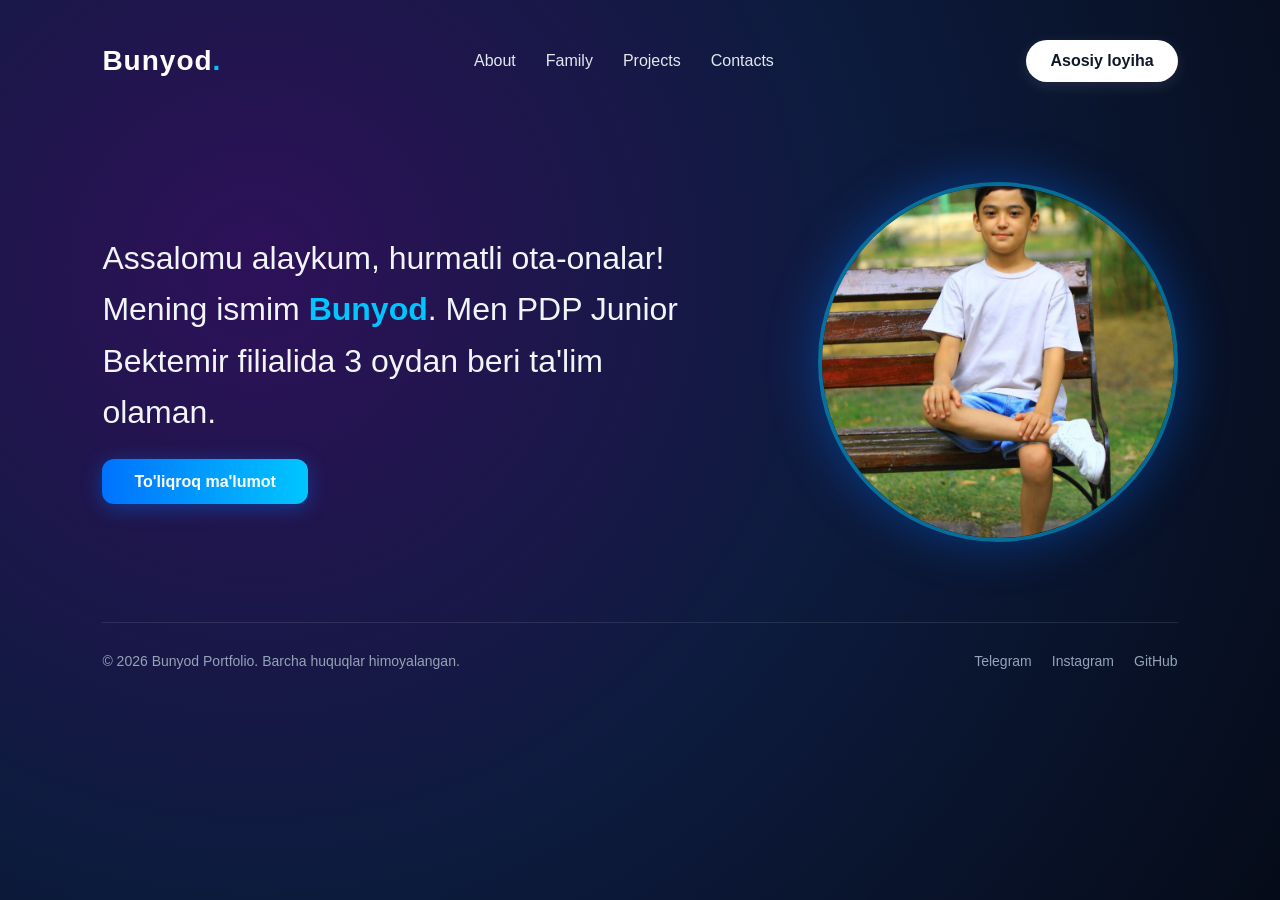
<file: index.html>
<!DOCTYPE html>
<html lang="uz">
<head>
    <meta charset="UTF-8">
    <meta name="viewport" content="width=device-width, initial-scale=1.0">
    <title>Bunyod - Portfolio</title>
    <link rel="stylesheet" href="style.css">
</head>
<body>

    <!-- Header qismi -->
    <header class="header">
        <div class="logo">Bunyod<span>.</span></div>
        <nav class="nav">
            <a href="About.html">About</a>
            <a href="Family.html">Family</a>
            <a href="projects.html">Projects</a>
            <a href="contacts.html">Contacts</a>
        </nav>
        <a target="_blank" href="https://shimmering-khapse-465414.netlify.app/" class="main-project-btn">Asosiy loyiha</a>
    </header>

    <!-- Asosiy Hero qism -->
    <main class="hero">
        <div class="hero-text">
            <h1>Assalomu alaykum, hurmatli ota-onalar! Mening ismim <span>Bunyod</span>. Men PDP Junior Bektemir filialida 3 oydan beri ta'lim olaman.</h1>
            <a href="About.html" class="info-btn">To'liqroq ma'lumot</a>
        </div>
        <div class="hero-image">
            <img src="images/Bunyod.png" alt="Bunyodning rasmi">
        </div>
    </main>

    <!-- Footer qismi -->
    <footer class="footer">
        <div class="footer-content">
            <p>&copy; 2026 Bunyod Portfolio. Barcha huquqlar himoyalangan.</p>
            <div class="socials">
                <a href="#">Telegram</a>
                <a href="#">Instagram</a>
                <a href="#">GitHub</a>
            </div>
        </div>
    </footer>

</body>
</html>
</file>
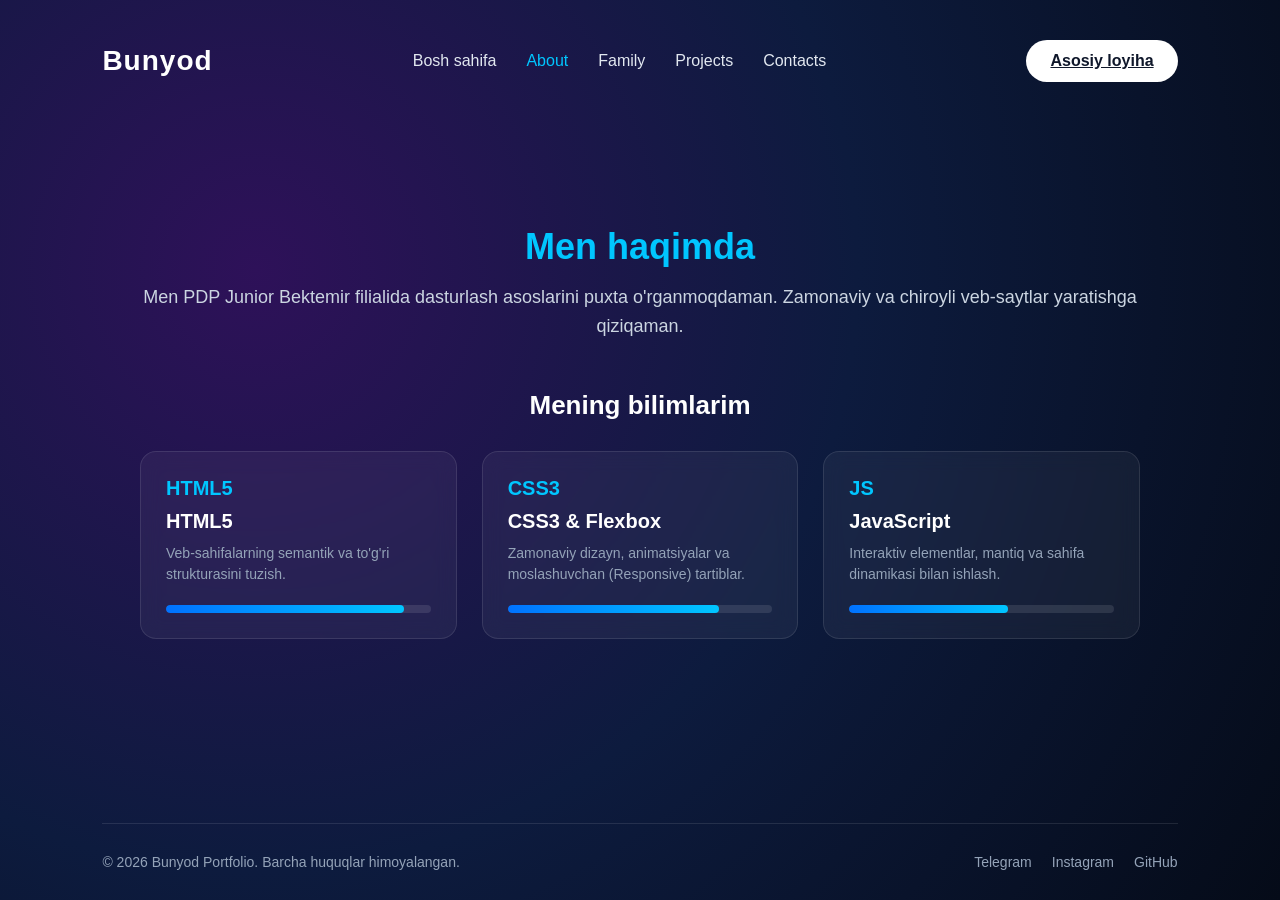
<file: About.html>
<!doctype html>
<html lang="uz">
  <head>
    <meta charset="UTF-8" />
    <meta name="viewport" content="width=device-width, initial-scale=1.0" />
    <title>Bunyod - Men Haqimda</title>
    <link rel="stylesheet" href="about.css" />
  </head>
  <body>
    <!-- Header qismi -->
    <header class="header">
      <div class="logo">Bunyod<span></span></div>
      <nav class="nav">
        <a href="index.html">Bosh sahifa</a>
        <a href="about.html" class="active">About</a>
        <a href="Family.html">Family</a>
        <a href="projects.html">Projects</a>
        <a href="#">Contacts</a>
      </nav>
      <a
        target="_blank"
        href="https://shimmering-khapse-465414.netlify.app/"
        class="main-project-btn"
        >Asosiy loyiha</a
      >
    </header>

    <!-- Asosiy Mazmun -->
    <main class="about-container">
      <section class="about-intro">
        <h1>Men haqimda</h1>
        <p>
          Men PDP Junior Bektemir filialida dasturlash asoslarini puxta
          o'rganmoqdaman. Zamonaviy va chiroyli veb-saytlar yaratishga
          qiziqaman.
        </p>
      </section>

      <!-- Bilimlar va ko'nikmalar qismi -->
      <section class="skills-section">
        <h2>Mening bilimlarim</h2>

        <div class="skills-grid">
          <div class="skill-card">
            <div class="skill-icon">HTML5</div>
            <h3>HTML5</h3>
            <p>Veb-sahifalarning semantik va to'g'ri strukturasini tuzish.</p>
            <div class="progress-bar">
              <div class="progress html-bar"></div>
            </div>
          </div>

          <div class="skill-card">
            <div class="skill-icon">CSS3</div>
            <h3>CSS3 & Flexbox</h3>
            <p>
              Zamonaviy dizayn, animatsiyalar va moslashuvchan (Responsive)
              tartiblar.
            </p>
            <div class="progress-bar">
              <div class="progress css-bar"></div>
            </div>
          </div>

          <div class="skill-card">
            <div class="skill-icon">JS</div>
            <h3>JavaScript</h3>
            <p>
              Interaktiv elementlar, mantiq va sahifa dinamikasi bilan ishlash.
            </p>
            <div class="progress-bar">
              <div class="progress js-bar"></div>
            </div>
          </div>
        </div>
      </section>
    </main>

    <!-- Footer qismi -->
    <footer class="footer">
      <div class="footer-content">
        <p>&copy; 2026 Bunyod Portfolio. Barcha huquqlar himoyalangan.</p>
        <div class="socials">
          <a href="#">Telegram</a>
          <a href="#">Instagram</a>
          <a href="#">GitHub</a>
        </div>
      </div>
    </footer>
  </body>
</html>
</file>
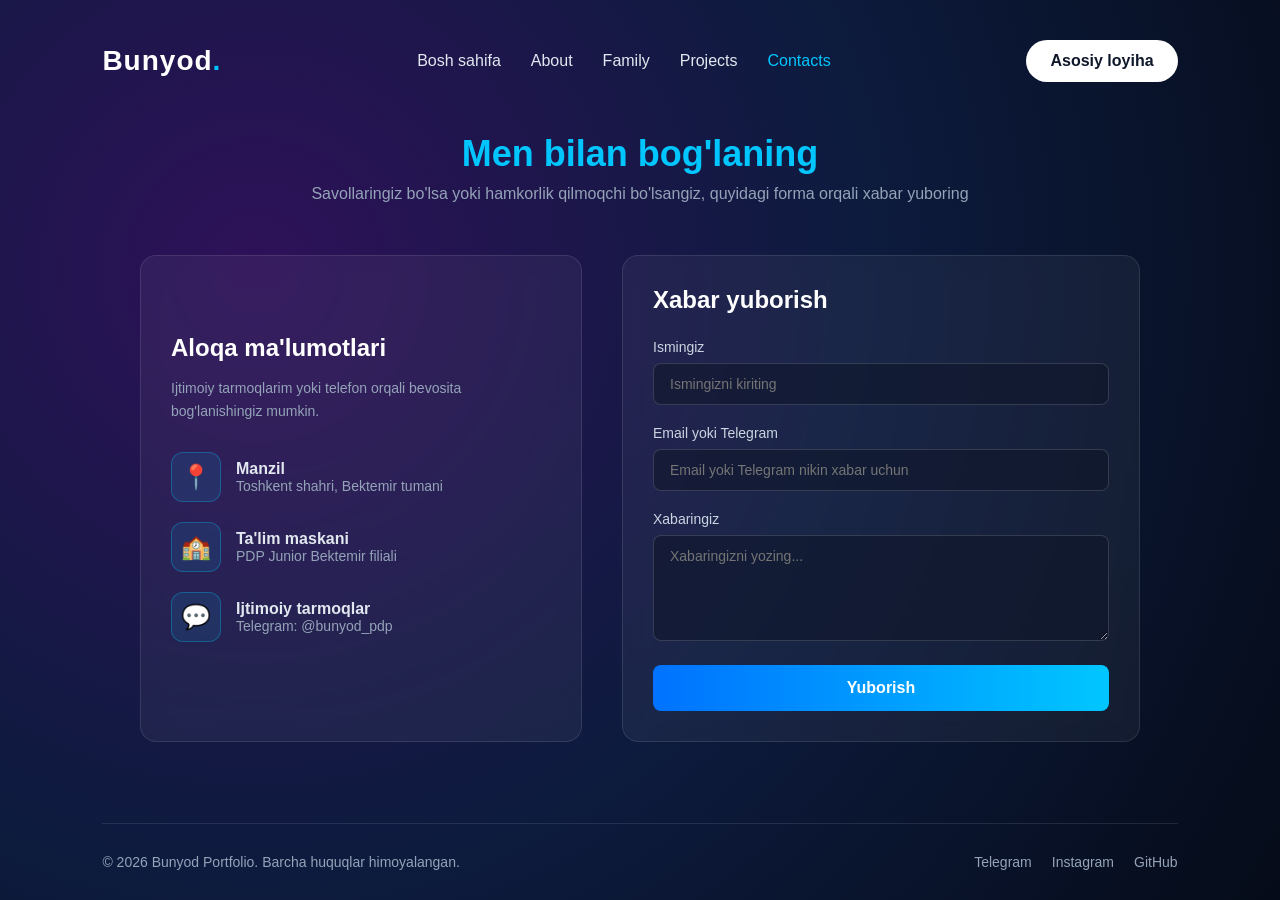
<file: contacts.html>
<!DOCTYPE html>
<html lang="uz">
<head>
    <meta charset="UTF-8">
    <meta name="viewport" content="width=device-width, initial-scale=1.0">
    <title>Bunyod - Aloqa</title>
    <link rel="stylesheet" href="contacts.css">
</head>
<body>

    <!-- Header qismi -->
    <header class="header">
        <div class="logo">Bunyod<span>.</span></div>
        <nav class="nav">
            <a href="index.html">Bosh sahifa</a>
            <a href="About.html">About</a>
            <a href="Family.html">Family</a>
            <a href="projects.html">Projects</a>
            <a href="contacts.html" class="active">Contacts</a>
        </nav>
         <a target="_blank" href="https://shimmering-khapse-465414.netlify.app/" class="main-project-btn">Asosiy loyiha</a>
    </header>

    <!-- Sarlavha bo'limi -->
    <section class="page-title">
        <h1>Men bilan bog'laning</h1>
        <p>Savollaringiz bo'lsa yoki hamkorlik qilmoqchi bo'lsangiz, quyidagi forma orqali xabar yuboring</p>
    </section>

    <!-- Asosiy kontaktlar konteyneri -->
    <main class="contact-container">

        <!-- Aloqa ma'lumotlari -->
        <div class="contact-info">
            <h2>Aloqa ma'lumotlari</h2>
            <p>Ijtimoiy tarmoqlarim yoki telefon orqali bevosita bog'lanishingiz mumkin.</p>

            <div class="info-item">
                <div class="info-icon">📍</div>
                <div>
                    <h4>Manzil</h4>
                    <p>Toshkent shahri, Bektemir tumani</p>
                </div>
            </div>

            <div class="info-item">
                <div class="info-icon">🏫</div>
                <div>
                    <h4>Ta'lim maskani</h4>
                    <p>PDP Junior Bektemir filiali</p>
                </div>
            </div>

            <div class="info-item">
                <div class="info-icon">💬</div>
                <div>
                    <h4>Ijtimoiy tarmoqlar</h4>
                    <p>Telegram: @bunyod_pdp</p>
                </div>
            </div>
        </div>

        <!-- Xabar yuborish formasi -->
        <form class="contact-form">
            <h2>Xabar yuborish</h2>
            
            <div class="input-group">
                <label for="name">Ismingiz</label>
                <input type="text" id="name" placeholder="Ismingizni kiriting" required>
            </div>

            <div class="input-group">
                <label for="email">Email yoki Telegram</label>
                <input type="text" id="email" placeholder="Email yoki Telegram nikin xabar uchun" required>
            </div>

            <div class="input-group">
                <label for="message">Xabaringiz</label>
                <textarea id="message" rows="5" placeholder="Xabaringizni yozing..." required></textarea>
            </div>

            <button type="submit" class="submit-btn">Yuborish</button>
        </form>

    </main>

    <!-- Footer qismi -->
    <footer class="footer">
        <div class="footer-content">
            <p>&copy; 2026 Bunyod Portfolio. Barcha huquqlar himoyalangan.</p>
            <div class="socials">
                <a href="#">Telegram</a>
                <a href="#">Instagram</a>
                <a href="#">GitHub</a>
            </div>
        </div>
    </footer>

</body>
</html>
</file>
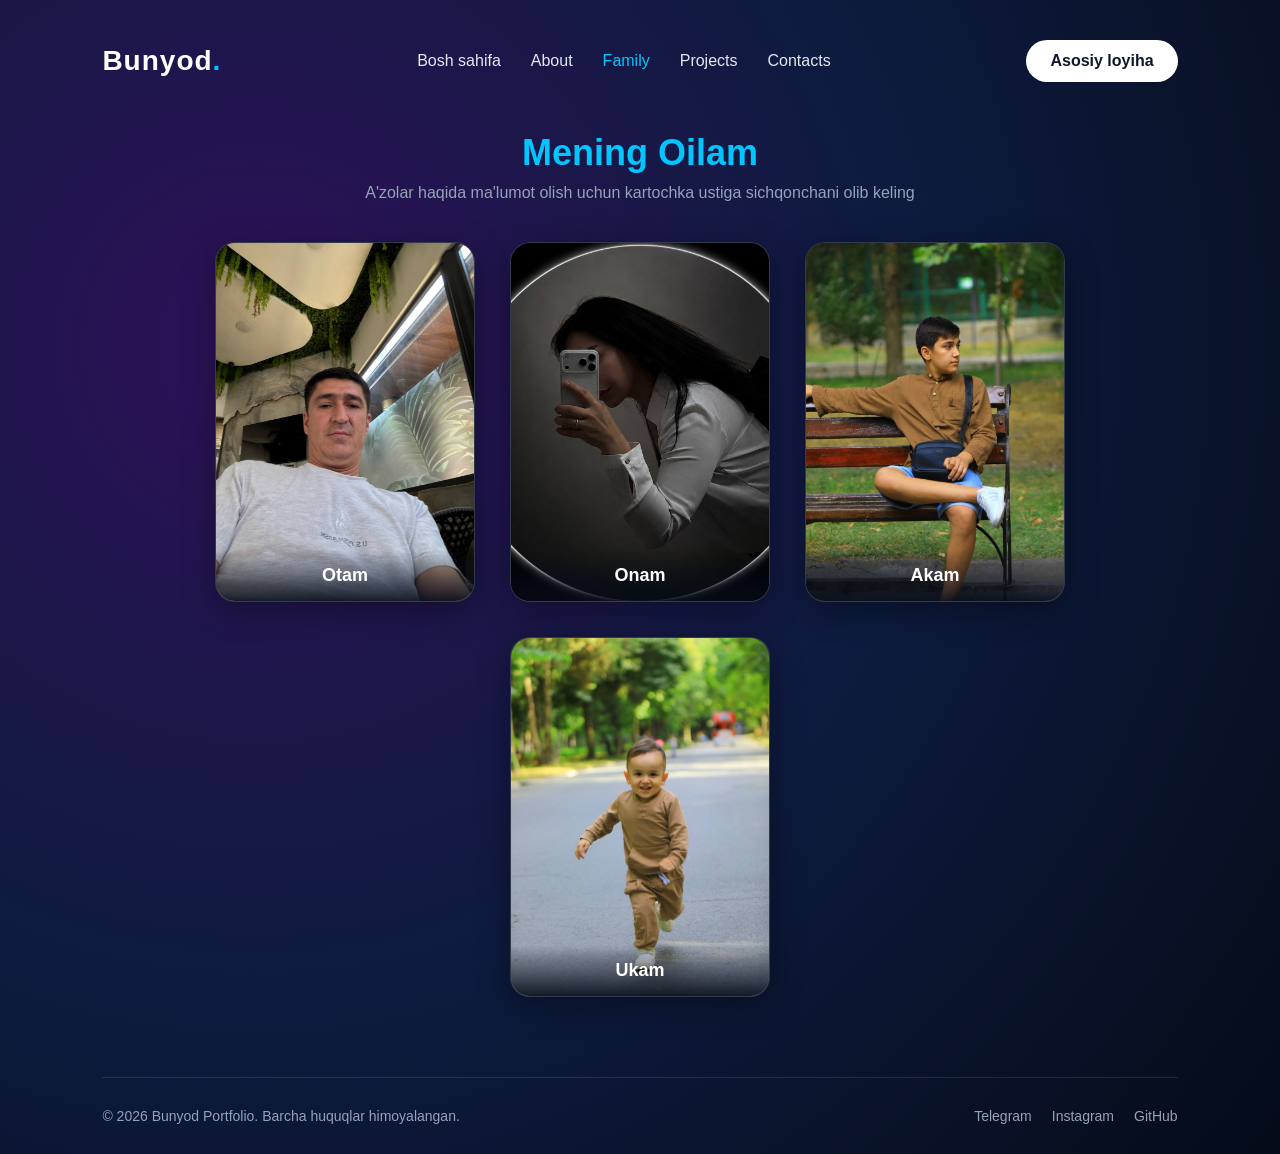
<file: Family.html>
<!DOCTYPE html>
<html lang="uz">
<head>
    <meta charset="UTF-8">
    <meta name="viewport" content="width=device-width, initial-scale=1.0">
    <title>Bunyod - Oilam</title>
    <link rel="stylesheet" href="family.css">
</head>
<body>

    <!-- Header qismi -->
    <header class="header">
        <div class="logo">Bunyod<span>.</span></div>
        <nav class="nav">
            <a href="index.html">Bosh sahifa</a>
            <a href="About.html">About</a>
            <a href="Family.html" class="active">Family</a>
            <a href="projects.html">Projects</a>
            <a href="contacts.html">Contacts</a>
        </nav>
         <a target="_blank" href="https://shimmering-khapse-465414.netlify.app/" class="main-project-btn">Asosiy loyiha</a>
    </header>

    <!-- Sarlavha qismi -->
    <section class="page-title">
        <h1>Mening Oilam</h1>
        <p>A'zolar haqida ma'lumot olish uchun kartochka ustiga sichqonchani olib keling</p>
    </section>

    <!-- Kartochkalar konteyneri -->
    <main class="container">

        <!-- Otam -->
        <div class="card">
            <div class="card-inner">
                <div class="card-front">
                    <img class="img" src="images/Adam.png" alt="Otam Boxodir">
                    <span class="card-label">Otam</span>
                </div>
                <div class="card-back">
                    <h2>Boxodir</h2>
                    <span class="age">41 yosh</span>
                    <p>Otam biznesmenlar va biz uchun har doim o'rnak bo'lib keladilar.</p>
                </div>
            </div>
        </div>

        <!-- Onam -->
        <div class="card">
            <div class="card-inner">
                <div class="card-front">
                    <img class="img" src="images/Onam.png" alt="Onam Feruza">
                    <span class="card-label">Onam</span>
                </div>
                <div class="card-back">
                    <h2>Feruza</h2>
                    <span class="age">36 yosh</span>
                    <p>Onam mehribon va oilamizning ko'rki.</p>
                </div>
            </div>
        </div>

        <!-- Akam -->
        <div class="card">
            <div class="card-inner">
                <div class="card-front">
                    <img class="img" src="images/Akam.png" alt="Akam Bexruz">
                    <span class="card-label">Akam</span>
                </div>
                <div class="card-back">
                    <h2>Bexruz</h2>
                    <span class="age">15 yosh</span>
                    <p>Bo'sh vaqtlarida ingliz tili bilan shug'ullanadilar va sportga boradilar.</p>
                </div>
            </div>
        </div>

        <!-- Ukam -->
        <div class="card">
            <div class="card-inner">
                <div class="card-front">
                    <img class="img" src="images/Ukam.png" alt="Ukam Muhammad Yusuf">
                    <span class="card-label">Ukam</span>
                </div>
                <div class="card-back">
                    <h2>Muhammad Yusuf</h2>
                    <span class="age">3 yosh</span>
                    <p>Juda ham aqlli, sho'x va quvnoq ukam.</p>
                </div>
            </div>
        </div>

    </main>

    <!-- Footer qismi -->
    <footer class="footer">
        <div class="footer-content">
            <p>&copy; 2026 Bunyod Portfolio. Barcha huquqlar himoyalangan.</p>
            <div class="socials">
                <a href="#">Telegram</a>
                <a href="#">Instagram</a>
                <a href="#">GitHub</a>
            </div>
        </div>
    </footer>

</body>
</html>
</file>
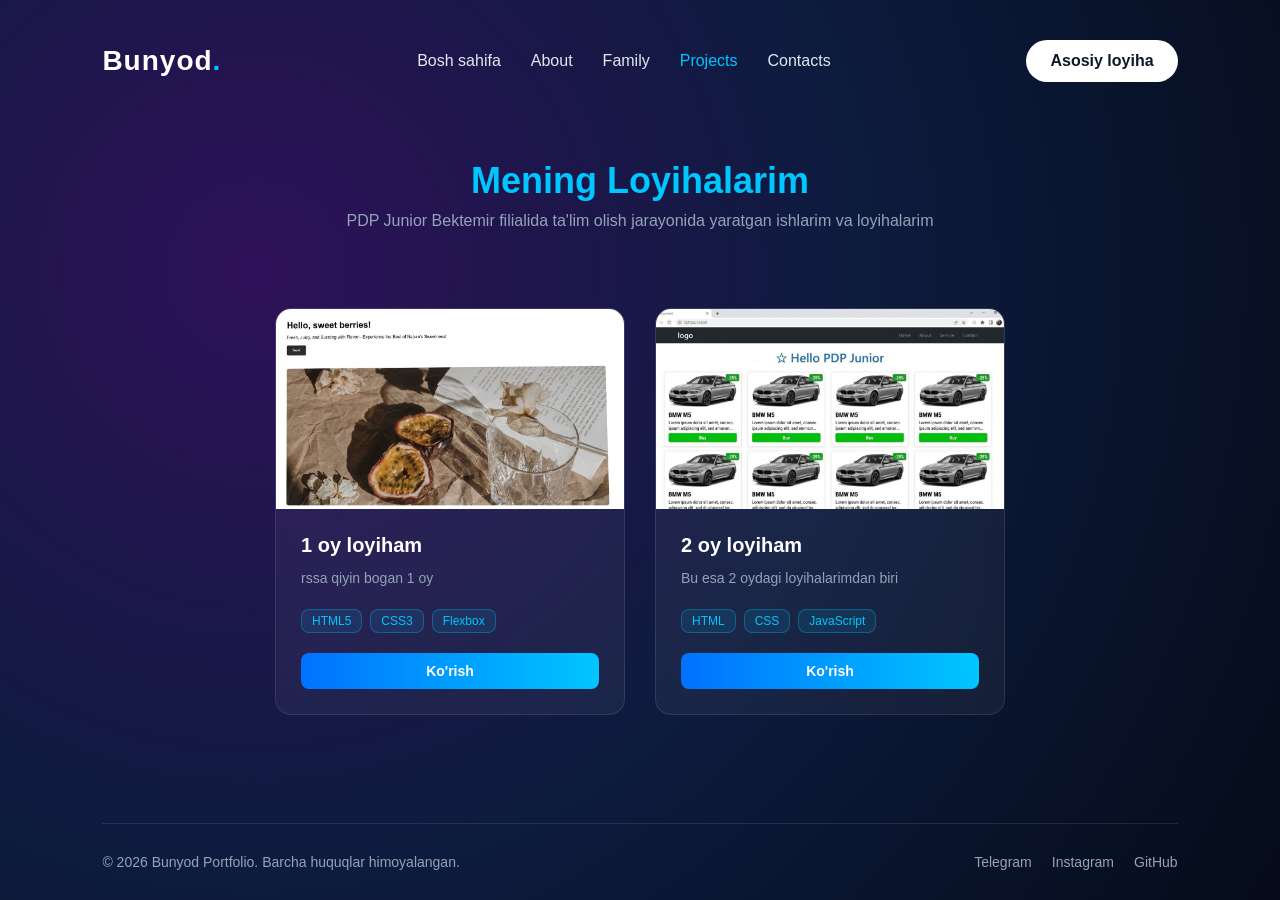
<file: projects.html>
<!DOCTYPE html>
<html lang="uz">
<head>
    <meta charset="UTF-8">
    <meta name="viewport" content="width=device-width, initial-scale=1.0">
    <title>Bunyod - Loyihalarim</title>
    <link rel="stylesheet" href="projects.css">
</head>
<body>

    <!-- Header qismi -->
    <header class="header">
        <div class="logo">Bunyod<span>.</span></div>
        <nav class="nav">
            <a href="index.html">Bosh sahifa</a>
            <a href="About.html">About</a>
            <a href="Family.html">Family</a>
            <a href="projects.html" class="active">Projects</a>
            <a href="contacts.html">Contacts</a>
        </nav>
         <a target="_blank" href="https://shimmering-khapse-465414.netlify.app/ " class="main-project-btn">Asosiy loyiha</a>
    </header>

    <!-- Sarlavha bo'limi -->
    <section class="page-title">
        <h1>Mening Loyihalarim</h1>
        <p>PDP Junior Bektemir filialida ta'lim olish jarayonida yaratgan ishlarim va loyihalarim</p>
    </section>

    <!-- Loyihalar to'plami -->
    <main class="projects-container">

        <!-- 1-Loyiha -->
        <article class="project-card">
            <div class="project-image">
                <img src="images/1.png" alt="Portfolio loyihasi">
            </div>
            <div class="project-info">
                <h3>1 oy loyiham</h3>
                <p>rssa qiyin bogan 1 oy</p>
                <div class="tech-tags">
                    <span>HTML5</span>
                    <span>CSS3</span>
                    <span>Flexbox</span>
                </div>
                <a href="#" class="project-btn">Ko'rish</a>
            </div>
        </article>

        <!-- 2-Loyiha -->
        <article class="project-card">
            <div class="project-image">
                <img src="images/2.png" alt="Kalkulyator loyihasi">
            </div>
            <div class="project-info">
                <h3>2 oy loyiham</h3>
                <p>Bu esa 2 oydagi loyihalarimdan biri </p>
                <div class="tech-tags">
                    <span>HTML</span>
                    <span>CSS</span>
                    <span>JavaScript</span>
                </div>
                <a href="#" class="project-btn">Ko'rish</a>
            </div>
        </article>

   

    </main>

    <!-- Footer qismi -->
    <footer class="footer">
        <div class="footer-content">
            <p>&copy; 2026 Bunyod Portfolio. Barcha huquqlar himoyalangan.</p>
            <div class="socials">
                <a href="#">Telegram</a>
                <a href="#">Instagram</a>
                <a href="#">GitHub</a>
            </div>
        </div>
    </footer>

</body>
</html>
</file>
<file: style.css>
/* Umumiy sozlamalar */
* {
  margin: 0;
  padding: 0;
  box-sizing: border-box;
  font-family: "Segoe UI", Tahoma, Geneva, Verdana, sans-serif;
}

body {
  background: radial-gradient(
    circle at 20% 30%,
    #2e1159 0%,
    #0d1b3e 50%,
    #050b18 100%
  );
  color: #ffffff;
  min-height: 100vh;
  padding: 20px 8%;
  overflow-x: hidden;
}

/* Header dizayni */
.header {
  display: flex;
  justify-content: space-between;
  align-items: center;
  padding: 20px 0;
}

.logo {
  font-size: 28px;
  font-weight: 700;
  letter-spacing: 1px;
}

.logo span {
  color: #00c6ff;
}

.nav {
  display: flex;
  gap: 30px;
}

.nav a {
  color: #e2e8f0;
  text-decoration: none;
  font-size: 16px;
  font-weight: 500;
  position: relative;
  transition: color 0.3s ease;
}

.nav a::after {
  content: "";
  position: absolute;
  width: 0;
  height: 2px;
  bottom: -4px;
  left: 0;
  background-color: #00c6ff;
  transition: width 0.3s ease;
}

.nav a:hover {
  color: #00c6ff;
}

.nav a:hover::after {
  width: 100%;
}

.main-project-btn {
  text-decoration: none;
  background-color: #ffffff;
  color: #0f172a;
  border: none;
  padding: 12px 24px;
  border-radius: 25px;
  font-weight: 600;
  cursor: pointer;
  box-shadow: 0 4px 15px rgba(255, 255, 255, 0.1);
  transition: all 0.3s ease;
}

.main-project-btn:hover {
  background-color: #00c6ff;
  color: #ffffff;
  box-shadow: 0 4px 20px rgba(0, 198, 255, 0.4);
  transform: translateY(-2px);
}

/* Hero qism dizayni */
.hero {
  display: flex;
  justify-content: space-between;
  align-items: center;
  margin-top: 80px;
  gap: 50px;
}

.hero-text {
  max-width: 620px;
}

.hero-text h1 {
  font-size: 32px;
  line-height: 1.6;
  font-weight: 500;
  margin-bottom: 35px;
  color: #f1f5f9;
}

.hero-text h1 span {
  color: #00c6ff;
  font-weight: 700;
}

.info-btn {
  text-decoration: none;
  background: linear-gradient(90deg, #0072ff 0%, #00c6ff 100%);
  color: #ffffff;
  border: none;
  padding: 14px 32px;
  border-radius: 12px;
  font-size: 16px;
  font-weight: 600;
  cursor: pointer;
  box-shadow: 0 4px 20px rgba(0, 114, 255, 0.4);
  transition:
    transform 0.3s ease,
    box-shadow 0.3s ease;
}

.info-btn:hover {
  transform: translateY(-3px);
  box-shadow: 0 8px 25px rgba(0, 198, 255, 0.6);
}

/* Rasm qismi (Aylanma ramka va soyasi) */
.hero-image {
  width: 360px;
  height: 360px;
  border-radius: 50%;
  overflow: hidden;
  border: 4px solid rgba(0, 198, 255, 0.5);
  box-shadow:
    0 0 50px rgba(0, 114, 255, 0.4),
    inset 0 0 15px rgba(0, 0, 0, 0.3);
  flex-shrink: 0;
  transition:
    transform 0.4s ease,
    border-color 0.4s ease;
}

.hero-image:hover {
  transform: scale(1.03);
  border-color: rgba(0, 198, 255, 0.9);
}

.hero-image img {
  width: 100%;
  height: 100%;
  object-fit: cover;
}

/* Mobil va planshet qurilmalari uchun moslashuvchanlik */
@media (max-width: 900px) {
  .header {
    flex-direction: column;
    gap: 20px;
  }

  .hero {
    flex-direction: column-reverse;
    text-align: center;
    margin-top: 40px;
  }

  .hero-text h1 {
    font-size: 26px;
  }

  .hero-image {
    width: 280px;
    height: 280px;
  }
}

/* Footer dizayni */
.footer {
  margin-top: 80px;
  padding: 30px 0;
  border-top: 1px solid rgba(255, 255, 255, 0.1);
}

.footer-content {
  display: flex;
  justify-content: space-between;
  align-items: center;
  color: #94a3b8;
  font-size: 14px;
}

.socials {
  display: flex;
  gap: 20px;
}

.socials a {
  color: #94a3b8;
  text-decoration: none;
  transition: color 0.3s ease;
}

.socials a:hover {
  color: #00c6ff;
}
</file>
<file: about.css>
/* Umumiy sozlamalar */
* {
    margin: 0;
    padding: 0;
    box-sizing: border-box;
    font-family: 'Segoe UI', Tahoma, Geneva, Verdana, sans-serif;
}

body {
    background: radial-gradient(circle at 20% 30%, #2e1159 0%, #0d1b3e 50%, #050b18 100%);
    color: #ffffff;
    min-height: 100vh;
    padding: 20px 8% 0 8%;
    display: flex;
    flex-direction: column;
    justify-content: space-between;
}

/* Header dizayni */
.header {
    display: flex;
    justify-content: space-between;
    align-items: center;
    padding: 20px 0;
}

.logo {
    font-size: 28px;
    font-weight: 700;
    letter-spacing: 1px;
}

.logo span {
    color: #00c6ff;
}

.nav {
    display: flex;
    gap: 30px;
}

.nav a {
    color: #e2e8f0;
    text-decoration: none;
    font-size: 16px;
    font-weight: 500;
    position: relative;
    transition: color 0.3s ease;
}

.nav a.active, .nav a:hover {
    color: #00c6ff;
}

.main-project-btn {
    background-color: #ffffff;
    color: #0f172a;
    border: none;
    padding: 12px 24px;
    border-radius: 25px;
    font-weight: 600;
    cursor: pointer;
    transition: all 0.3s ease;
}

.main-project-btn:hover {
    background-color: #00c6ff;
    color: #ffffff;
    box-shadow: 0 4px 20px rgba(0, 198, 255, 0.4);
    transform: translateY(-2px);
}

/* About bo'limi */
.about-container {
    max-width: 1000px;
    margin: 40px auto;
    width: 100%;
}

.about-intro {
    text-align: center;
    margin-bottom: 50px;
}

.about-intro h1 {
    font-size: 36px;
    color: #00c6ff;
    margin-bottom: 15px;
}

.about-intro p {
    font-size: 18px;
    color: #cbd5e1;
    line-height: 1.6;
}

/* Bilimlar card lari */
.skills-section h2 {
    font-size: 26px;
    margin-bottom: 30px;
    text-align: center;
}

.skills-grid {
    display: grid;
    grid-template-columns: repeat(auto-fit, minmax(280px, 1fr));
    gap: 25px;
}

.skill-card {
    background: rgba(255, 255, 255, 0.05);
    border: 1px solid rgba(255, 255, 255, 0.1);
    backdrop-filter: blur(10px);
    border-radius: 16px;
    padding: 25px;
    transition: transform 0.3s ease, border-color 0.3s ease;
}

.skill-card:hover {
    transform: translateY(-5px);
    border-color: #00c6ff;
    box-shadow: 0 8px 25px rgba(0, 198, 255, 0.2);
}

.skill-icon {
    font-size: 20px;
    font-weight: bold;
    color: #00c6ff;
    margin-bottom: 10px;
}

.skill-card h3 {
    margin-bottom: 10px;
    font-size: 20px;
}

.skill-card p {
    font-size: 14px;
    color: #94a3b8;
    line-height: 1.5;
    margin-bottom: 20px;
}

/* Progress bar */
.progress-bar {
    width: 100%;
    height: 8px;
    background: rgba(255, 255, 255, 0.1);
    border-radius: 10px;
    overflow: hidden;
}

.progress {
    height: 100%;
    background: linear-gradient(90deg, #0072ff, #00c6ff);
    border-radius: 10px;
}

.html-bar { width: 90%; }
.css-bar { width: 80%; }
.js-bar { width: 60%; }

/* Footer qismi */
.footer {
    margin-top: 60px;
    padding: 30px 0;
    border-top: 1px solid rgba(255, 255, 255, 0.1);
}

.footer-content {
    display: flex;
    justify-content: space-between;
    align-items: center;
    color: #94a3b8;
    font-size: 14px;
}

.socials {
    display: flex;
    gap: 20px;
}

.socials a {
    color: #94a3b8;
    text-decoration: none;
    transition: color 0.3s ease;
}

.socials a:hover {
    color: #00c6ff;
}

/* Mobil moslashuvchanlik */
@media (max-width: 768px) {
    .header {
        flex-direction: column;
        gap: 15px;
    }
    .footer-content {
        flex-direction: column;
        gap: 15px;
        text-align: center;
    }
}
</file>
<file: contacts.css>
/* Umumiy sozlamalar */
* {
    margin: 0;
    padding: 0;
    box-sizing: border-box;
    font-family: 'Segoe UI', Tahoma, Geneva, Verdana, sans-serif;
}

body {
    background: radial-gradient(circle at 20% 30%, #2e1159 0%, #0d1b3e 50%, #050b18 100%);
    color: #ffffff;
    min-height: 100vh;
    padding: 20px 8% 0 8%;
    display: flex;
    flex-direction: column;
    justify-content: space-between;
}

/* Header dizayni */
.header {
    display: flex;
    justify-content: space-between;
    align-items: center;
    padding: 20px 0;
}

.logo {
    font-size: 28px;
    font-weight: 700;
    letter-spacing: 1px;
}

.logo span {
    color: #00c6ff;
}

.nav {
    display: flex;
    gap: 30px;
}

.nav a {
    color: #e2e8f0;
    text-decoration: none;
    font-size: 16px;
    font-weight: 500;
    position: relative;
    transition: color 0.3s ease;
}

.nav a.active, .nav a:hover {
    color: #00c6ff;
}

.main-project-btn {
    text-decoration: none;
    background-color: #ffffff;
    color: #0f172a;
    border: none;
    padding: 12px 24px;
    border-radius: 25px;
    font-weight: 600;
    cursor: pointer;
    transition: all 0.3s ease;
}

.main-project-btn:hover {
    background-color: #00c6ff;
    color: #ffffff;
    box-shadow: 0 4px 20px rgba(0, 198, 255, 0.4);
    transform: translateY(-2px);
}

/* Sarlavha bo'limi */
.page-title {
    text-align: center;
    margin: 30px 0 20px;
}

.page-title h1 {
    font-size: 36px;
    color: #00c6ff;
    margin-bottom: 10px;
}

.page-title p {
    color: #94a3b8;
    font-size: 16px;
}

/* Kontaktlar konteyneri */
.contact-container {
    display: flex;
    gap: 40px;
    max-width: 1000px;
    width: 100%;
    margin: 30px auto;
}

/* Chap tomondagi aloqa ma'lumotlari */
.contact-info {
    flex: 1;
    background: rgba(255, 255, 255, 0.05);
    border: 1px solid rgba(255, 255, 255, 0.1);
    backdrop-filter: blur(10px);
    border-radius: 16px;
    padding: 30px;
    display: flex;
    flex-direction: column;
    justify-content: center;
}

.contact-info h2 {
    font-size: 24px;
    margin-bottom: 15px;
    color: #ffffff;
}

.contact-info > p {
    color: #94a3b8;
    font-size: 14px;
    line-height: 1.6;
    margin-bottom: 30px;
}

.info-item {
    display: flex;
    align-items: center;
    gap: 15px;
    margin-bottom: 20px;
}

.info-icon {
    font-size: 24px;
    background: rgba(0, 198, 255, 0.1);
    border: 1px solid rgba(0, 198, 255, 0.3);
    width: 50px;
    height: 50px;
    display: flex;
    align-items: center;
    justify-content: center;
    border-radius: 12px;
}

.info-item h4 {
    font-size: 16px;
    color: #e2e8f0;
}

.info-item p {
    font-size: 14px;
    color: #94a3b8;
}

/* Onmg tomondagi forma */
.contact-form {
    flex: 1.2;
    background: rgba(255, 255, 255, 0.05);
    border: 1px solid rgba(255, 255, 255, 0.1);
    backdrop-filter: blur(10px);
    border-radius: 16px;
    padding: 30px;
}

.contact-form h2 {
    font-size: 24px;
    margin-bottom: 25px;
    color: #ffffff;
}

.input-group {
    margin-bottom: 20px;
}

.input-group label {
    display: block;
    font-size: 14px;
    color: #cbd5e1;
    margin-bottom: 8px;
}

.input-group input,
.input-group textarea {
    width: 100%;
    background: rgba(15, 23, 42, 0.6);
    border: 1px solid rgba(255, 255, 255, 0.15);
    border-radius: 8px;
    padding: 12px 16px;
    color: #ffffff;
    font-size: 14px;
    outline: none;
    transition: border-color 0.3s ease;
}

.input-group input:focus,
.input-group textarea:focus {
    border-color: #00c6ff;
}

.submit-btn {
    width: 100%;
    background: linear-gradient(90deg, #0072ff 0%, #00c6ff 100%);
    color: #ffffff;
    border: none;
    padding: 14px;
    border-radius: 8px;
    font-size: 16px;
    font-weight: 600;
    cursor: pointer;
    transition: opacity 0.3s ease, transform 0.2s ease;
}

.submit-btn:hover {
    opacity: 0.9;
    transform: translateY(-2px);
}

/* Footer qismi */
.footer {
    margin-top: 50px;
    padding: 30px 0;
    border-top: 1px solid rgba(255, 255, 255, 0.1);
}

.footer-content {
    display: flex;
    justify-content: space-between;
    align-items: center;
    color: #94a3b8;
    font-size: 14px;
}

.socials {
    display: flex;
    gap: 20px;
}

.socials a {
    color: #94a3b8;
    text-decoration: none;
    transition: color 0.3s ease;
}

.socials a:hover {
    color: #00c6ff;
}

/* Mobil moslashuvchanlik */
@media (max-width: 850px) {
    .contact-container {
        flex-direction: column;
    }

    .header {
        flex-direction: column;
        gap: 15px;
    }

    .footer-content {
        flex-direction: column;
        gap: 15px;
        text-align: center;
    }
}
</file>
<file: family.css>
/* Umumiy sozlamalar */
* {
    margin: 0;
    padding: 0;
    box-sizing: border-box;
    font-family: 'Segoe UI', Tahoma, Geneva, Verdana, sans-serif;
}

body {
    background: radial-gradient(circle at 20% 30%, #2e1159 0%, #0d1b3e 50%, #050b18 100%);
    color: #ffffff;
    min-height: 100vh;
    padding: 20px 8% 0 8%;
    display: flex;
    flex-direction: column;
    justify-content: space-between;
}

/* Header dizayni */
.header {
    display: flex;
    justify-content: space-between;
    align-items: center;
    padding: 20px 0;
}

.logo {
    font-size: 28px;
    font-weight: 700;
    letter-spacing: 1px;
}

.logo span {
    color: #00c6ff;
}

.nav {
    display: flex;
    gap: 30px;
}

.nav a {
    color: #e2e8f0;
    text-decoration: none;
    font-size: 16px;
    font-weight: 500;
    position: relative;
    transition: color 0.3s ease;
}

.nav a.active, .nav a:hover {
    color: #00c6ff;
}

.main-project-btn {
    text-decoration: none;
    background-color: #ffffff;
    color: #0f172a;
    border: none;
    padding: 12px 24px;
    border-radius: 25px;
    font-weight: 600;
    cursor: pointer;
    transition: all 0.3s ease;
}

.main-project-btn:hover {
    background-color: #00c6ff;
    color: #ffffff;
    box-shadow: 0 4px 20px rgba(0, 198, 255, 0.4);
    transform: translateY(-2px);
}

/* Sarlavha qismi */
.page-title {
    text-align: center;
    margin: 30px 0 10px;
}

.page-title h1 {
    font-size: 36px;
    color: #00c6ff;
    margin-bottom: 10px;
}

.page-title p {
    color: #94a3b8;
    font-size: 16px;
}

/* Kartochkalar to'plami (Grid/Flex) */
.container {
    display: flex;
    align-items: center;
    justify-content: center;
    flex-wrap: wrap;
    gap: 35px;
    max-width: 1200px;
    width: 100%;
    margin: 30px auto;
}

/* 3D Kartochka sozlamalari */
.card {
    width: 260px;
    height: 360px;
    perspective: 1000px;
}

.card-inner {
    width: 100%;
    height: 100%;
    position: relative;
    transform-style: preserve-3d;
    transition: transform 0.8s cubic-bezier(0.175, 0.885, 0.32, 1.275);
}

.card:hover .card-inner {
    transform: rotateY(180deg);
}

.card-front,
.card-back {
    position: absolute;
    width: 100%;
    height: 100%;
    border-radius: 20px;
    backface-visibility: hidden;
    overflow: hidden;
    border: 1px solid rgba(255, 255, 255, 0.15);
    box-shadow: 0 8px 32px 0 rgba(0, 0, 0, 0.37);
}

/* Karta old qismi */
.card-front {
    background-color: #0f172a;
    display: flex;
    flex-direction: column;
    justify-content: flex-end;
}

.card-front img {
    width: 100%;
    height: 100%;
    object-fit: cover;
    object-position: top;
}

.card-label {
    position: absolute;
    bottom: 0;
    left: 0;
    width: 100%;
    padding: 15px;
    background: linear-gradient(to top, rgba(5, 11, 24, 0.9), transparent);
    color: #ffffff;
    font-size: 18px;
    font-weight: 600;
    text-align: center;
}

/* Karta orqa qismi */
.card-back {
    padding: 30px 20px;
    transform: rotateY(180deg);
    background: linear-gradient(135deg, #1e1b4b 0%, #0284c7 100%);
    color: #ffffff;
    display: flex;
    flex-direction: column;
    align-items: center;
    justify-content: center;
    text-align: center;
}

.card-back h2 {
    font-size: 24px;
    margin-bottom: 5px;
    color: #ffffff;
}

.card-back .age {
    display: inline-block;
    background: rgba(255, 255, 255, 0.2);
    padding: 4px 12px;
    border-radius: 12px;
    font-size: 13px;
    margin-bottom: 20px;
    font-weight: 500;
}

.card-back p {
    font-size: 15px;
    line-height: 1.5;
    color: #e2e8f0;
}

/* Footer qismi */
.footer {
    margin-top: 50px;
    padding: 30px 0;
    border-top: 1px solid rgba(255, 255, 255, 0.1);
}

.footer-content {
    display: flex;
    justify-content: space-between;
    align-items: center;
    color: #94a3b8;
    font-size: 14px;
}

.socials {
    display: flex;
    gap: 20px;
}

.socials a {
    color: #94a3b8;
    text-decoration: none;
    transition: color 0.3s ease;
}

.socials a:hover {
    color: #00c6ff;
}

/* Mobil moslashuvchanlik */
@media (max-width: 768px) {
    .header {
        flex-direction: column;
        gap: 15px;
    }

    .footer-content {
        flex-direction: column;
        gap: 15px;
        text-align: center;
    }
}
</file>
<file: projects.css>
/* Umumiy sozlamalar */
* {
  margin: 0;
  padding: 0;
  box-sizing: border-box;
  font-family: "Segoe UI", Tahoma, Geneva, Verdana, sans-serif;
}

body {
  background: radial-gradient(
    circle at 20% 30%,
    #2e1159 0%,
    #0d1b3e 50%,
    #050b18 100%
  );
  color: #ffffff;
  min-height: 100vh;
  padding: 20px 8% 0 8%;
  display: flex;
  flex-direction: column;
  justify-content: space-between;
}

/* Header dizayni */
.header {
  display: flex;
  justify-content: space-between;
  align-items: center;
  padding: 20px 0;
}

.logo {
  font-size: 28px;
  font-weight: 700;
  letter-spacing: 1px;
}

.logo span {
  color: #00c6ff;
}

.nav {
  display: flex;
  gap: 30px;
}

.nav a {
  color: #e2e8f0;
  text-decoration: none;
  font-size: 16px;
  font-weight: 500;
  position: relative;
  transition: color 0.3s ease;
}

.nav a.active,
.nav a:hover {
  color: #00c6ff;
}

.main-project-btn {
    text-decoration: none;
  background-color: #ffffff;
  color: #0f172a;
  border: none;
  padding: 12px 24px;
  border-radius: 25px;
  font-weight: 600;
  cursor: pointer;
  transition: all 0.3s ease;
}

.main-project-btn:hover {
  background-color: #00c6ff;
  color: #ffffff;
  box-shadow: 0 4px 20px rgba(0, 198, 255, 0.4);
  transform: translateY(-2px);
}

/* Sarlavha bo'limi */
.page-title {
  text-align: center;
  margin: 30px 0 20px;
}

.page-title h1 {
  font-size: 36px;
  color: #00c6ff;
  margin-bottom: 10px;
}

.page-title p {
  color: #94a3b8;
  font-size: 16px;
}

/* Loyihalar konteyneri */
.projects-container {
  display: flex;
  align-items: center;
  justify-content: center;
  gap: 30px;
  max-width: 1200px;
  width: 100%;
  margin: 30px auto;
}

/* Loyiha kartochkasi */
.project-card {
  width: 350px;
  background: rgba(255, 255, 255, 0.05);
  border: 1px solid rgba(255, 255, 255, 0.1);
  backdrop-filter: blur(10px);
  border-radius: 16px;
  overflow: hidden;
  transition:
    transform 0.3s ease,
    border-color 0.3s ease,
    box-shadow 0.3s ease;
  display: flex;
  flex-direction: column;
}

.project-card:hover {
  transform: translateY(-7px);
  border-color: #00c6ff;
  box-shadow: 0 10px 30px rgba(0, 198, 255, 0.25);
}

.project-image {
  width: 100%;
  height: 200px;
  overflow: hidden;
}

.project-image img {
  width: 100%;
  height: 100%;
  object-fit: cover;
  transition: transform 0.4s ease;
}

.project-card:hover .project-image img {
  transform: scale(1.05);
}

.project-info {
  padding: 25px;
  display: flex;
  flex-direction: column;
  flex-grow: 1;
}

.project-info h3 {
  font-size: 20px;
  margin-bottom: 10px;
  color: #ffffff;
}

.project-info p {
  font-size: 14px;
  color: #94a3b8;
  line-height: 1.6;
  margin-bottom: 20px;
  flex-grow: 1;
}

/* Texnologiya teglar (HTML, CSS va h.k.) */
.tech-tags {
  display: flex;
  gap: 8px;
  flex-wrap: wrap;
  margin-bottom: 20px;
}

.tech-tags span {
  background: rgba(0, 198, 255, 0.1);
  color: #00c6ff;
  border: 1px solid rgba(0, 198, 255, 0.3);
  padding: 4px 10px;
  border-radius: 8px;
  font-size: 12px;
  font-weight: 500;
}

/* Tugma */
.project-btn {
  text-align: center;
  text-decoration: none;
  background: linear-gradient(90deg, #0072ff 0%, #00c6ff 100%);
  color: #ffffff;
  padding: 10px 0;
  border-radius: 8px;
  font-size: 14px;
  font-weight: 600;
  transition: opacity 0.3s ease;
}

.project-btn:hover {
  opacity: 0.9;
}

/* Footer qismi */
.footer {
  margin-top: 50px;
  padding: 30px 0;
  border-top: 1px solid rgba(255, 255, 255, 0.1);
}

.footer-content {
  display: flex;
  justify-content: space-between;
  align-items: center;
  color: #94a3b8;
  font-size: 14px;
}

.socials {
  display: flex;
  gap: 20px;
}

.socials a {
  color: #94a3b8;
  text-decoration: none;
  transition: color 0.3s ease;
}

.socials a:hover {
  color: #00c6ff;
}

/* Mobil moslashuvchanlik */
@media (max-width: 768px) {
  .header {
    flex-direction: column;
    gap: 15px;
  }

  .footer-content {
    flex-direction: column;
    gap: 15px;
    text-align: center;
  }
}
</file>
